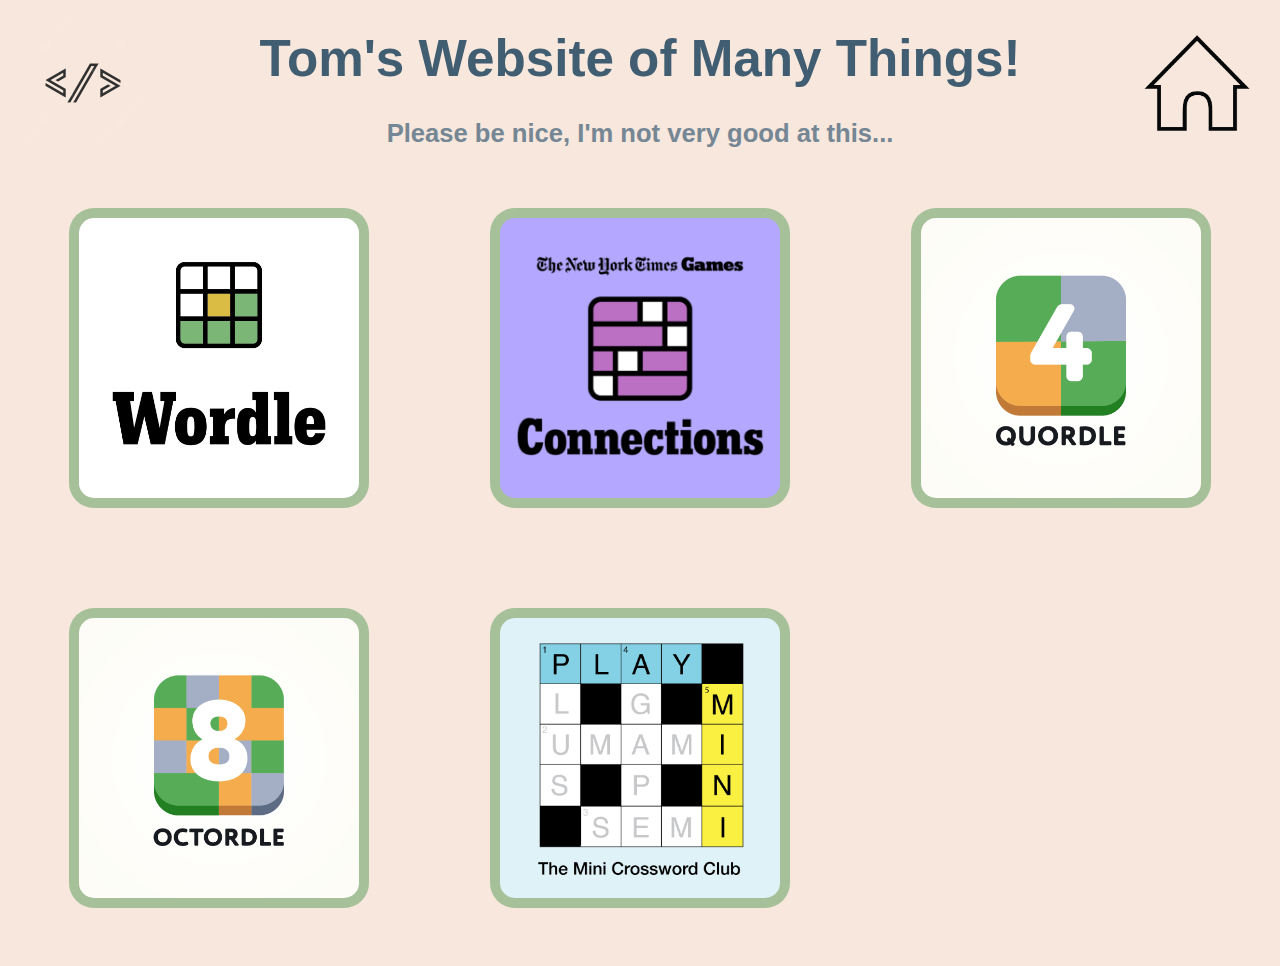
<file: dinner_time_games.html>
<!DOCTYPE html>
<html lang="en">
<head>
    <meta charset="UTF-8">
    <meta name="viewport" content="width=device-width, initial-scale=1.0">
    <title>Tom's Website 2.0</title>
    <link rel="stylesheet" href="./style.css" />
</head>
    
<body class="background">

    <div class="header_external_container">

        <div class="header_side_container">
                <img class="header_icon" src="./images/header_images/website_logo.png" alt="Sample Code Graphic">
        </div>

        <div class="header_central_container">
            <div class="header_title_container">
                <h1 class="header_title_text">
                    Tom's Website of Many Things!
                </h1>
            </div>

            <div class="header_subtitle_container">
                <h2 class="header_subtitle_text">
                    Please be nice, I'm not very good at this...
                </h2>
            </div>

        </div>

        <div class="header_side_container">
            <a href="./home_page.html">
                <img class="header_icon" src="./images/header_images/home_icon.png" alt="House Graphic">
            </a>
        </div>
    </div>

    <div class="navigation_container">
        <div class="grid_item">
            <a href="https://www.nytimes.com/games/wordle/index.html">
                <img class="home_page_links" src="./images/wordle_logo.png" alt="Wordle Logo">
            </a>
        </div>
        <div class="grid_item">
            <a href="https://www.nytimes.com/games/connections">
                <img class="home_page_links" src="./images/connections_logo.jpeg" alt="Connections Logo">
            </a>
        </div>
        <div class="grid_item">
            <a href="https://www.merriam-webster.com/games/quordle/#/">
                <img class="home_page_links" src="./images/quordle_logo.png" alt="Quordle Logo">
            </a>
        </div>
        <div class="grid_item">
            <a href="https://www.britannica.com/games/octordle/daily">
                <img class="home_page_links" src="./images/octordle.png" alt="Octordle Logo">
            </a>
        </div>
        <div class="grid_item">
            <a href="https://www.nytimes.com/crosswords/game/mini">
                <img class="home_page_links" src="./images/mini_crossword_logo.jpeg" alt="Mini Crossword Logo">
            </a>
        </div>

    </div>



</body>
</html>
</file>
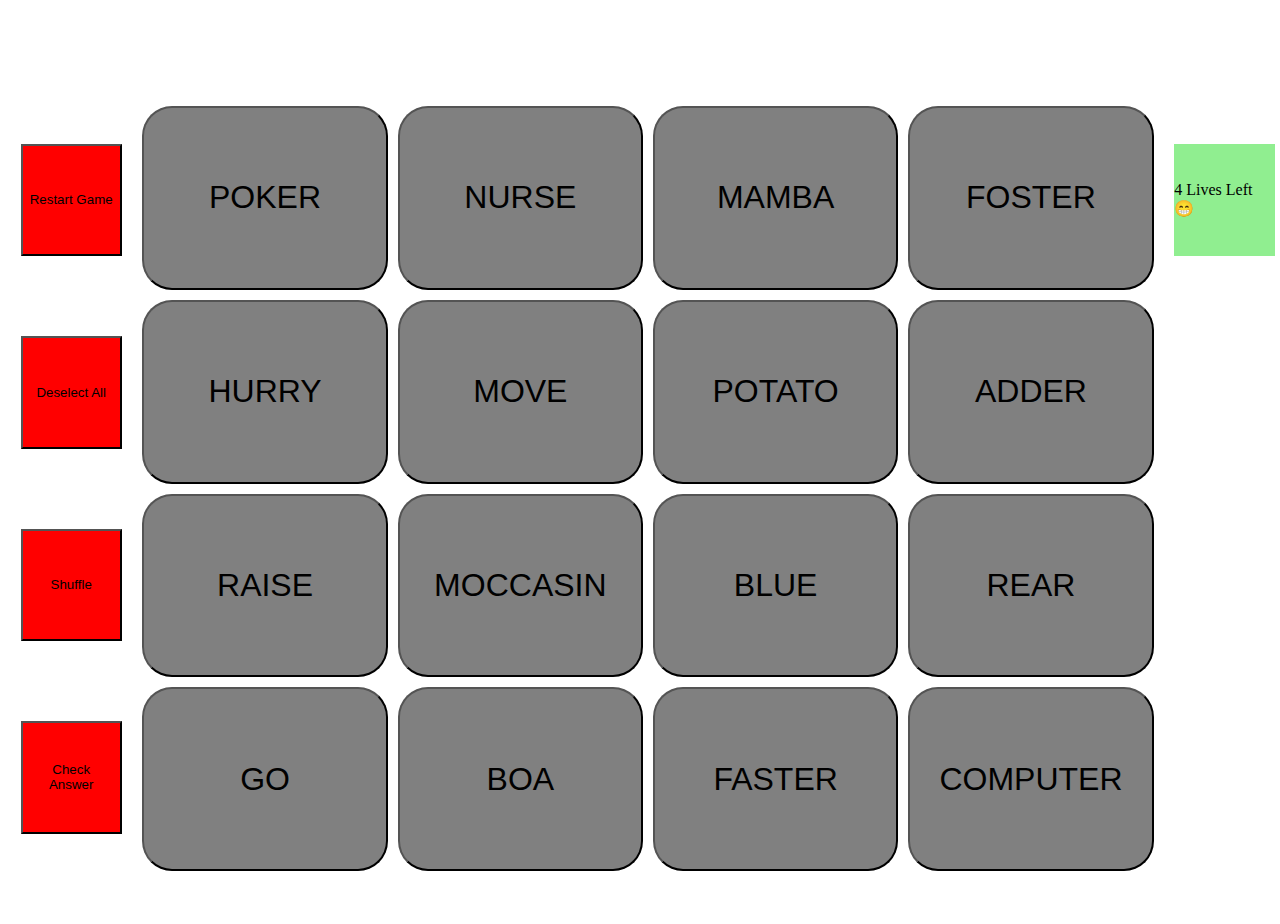
<file: findTheConnection.html>
<!DOCTYPE html>
<html lang="en">
<head>
    <meta charset="UTF-8">
    <meta name="viewport" content="width=device-width, initial-scale=1.0">
    <title>Tom's Website 2.0</title>
    <link rel="stylesheet" href="./connections_style.css" />
</head>
<body>

    <section class="layout">
        <div class="header"></div>
        <div class="leftSide">
            <button class="button" onclick="refreshArray();">Restart Game</button>
            <button class="button" onclick="deselectAll();">Deselect All</button>
            <button class="button" onclick="shuffleGrid();">Shuffle</button>
            <button class="button" onclick="checkAnswers();">Check Answer</button>
        </div>
        <div class="body">
            <div class="overlay">
                <div class="answer_tiles">
                    <div class="answerTextBox"></div>
                    <div class="optionsTextBox"></div>
                </div>
                <div class="answer_tiles">
                    <div class="answerTextBox"></div>
                    <div class="optionsTextBox"></div>
                </div>
                <div class="answer_tiles">
                    <div class="answerTextBox"></div>
                    <div class="optionsTextBox"></div>
                </div>
                <div class="answer_tiles">
                    <div class="answerTextBox"></div>
                    <div class="optionsTextBox"></div>
                </div>
            </div>
            <div class="bodyCenter">
                <button class="connections_tile" id="0"></button>
                <button class="connections_tile" id="1"></button>
                <button class="connections_tile" id="2"></button>
                <button class="connections_tile" id="3"></button>
                <button class="connections_tile" id="4"></button>
                <button class="connections_tile" id="5"></button>
                <button class="connections_tile" id="6"></button>
                <button class="connections_tile" id="7"></button>
                <button class="connections_tile" id="8"></button>
                <button class="connections_tile" id="9"></button>
                <button class="connections_tile" id="10"></button>
                <button class="connections_tile" id="11"></button>
                <button class="connections_tile" id="12"></button>
                <button class="connections_tile" id="13"></button>
                <button class="connections_tile" id="14"></button>
                <button class="connections_tile" id="15"></button>
            </div>
        </div>
        <div class="rightSide">
            <div class="fourLivesIcon"></div>
            <div class="threeLivesIcon"></div>
            <div class="twoLivesIcon"></div>
            <div class="oneLifeIcon"></div>
        </div>
        <div class="footer"></div>
      </section>

      <script src="./connectionsLogic.js" charset="UTF-8"></script>
</body>
</file>
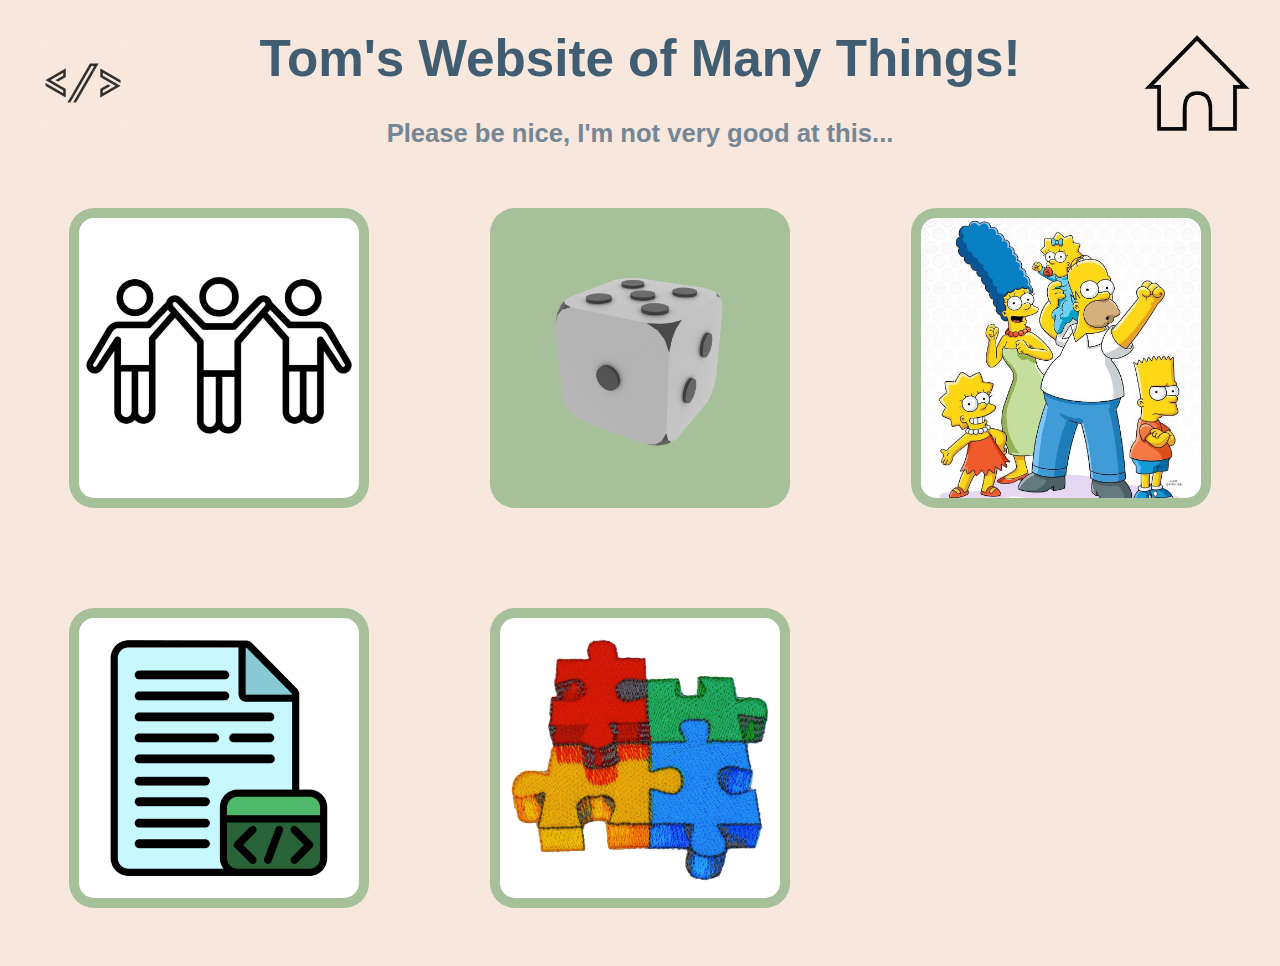
<file: home_page.html>
<!DOCTYPE html>
<html lang="en">
<head>
    <meta charset="UTF-8">
    <meta name="viewport" content="width=device-width, initial-scale=1.0">
    <title>Tom's Website 2.0</title>
    <link rel="stylesheet" href="./style.css" />
</head>
    
<body class="background">

    <div class="header_external_container">

        <div class="header_side_container">
                <img class="header_icon" src="./images/header_images/website_logo.png" alt="Sample Code Graphic">
        </div>

        <div class="header_central_container">
            <div class="header_title_container">
                <h1 class="header_title_text">
                    Tom's Website of Many Things!
                </h1>
            </div>

            <div class="header_subtitle_container">
                <h2 class="header_subtitle_text">
                    Please be nice, I'm not very good at this...
                </h2>
            </div>

        </div>

        <div class="header_side_container">
            <a href="./home_page.html">
                <img class="header_icon" src="./images/header_images/home_icon.png" alt="House Graphic">
            </a>
        </div>
    </div>

    <div class="navigation_container">
        <div class="grid_item">
            <a href="./dinner_time_games.html">
                <img class="home_page_links" src="./images/team_bonding.jpeg" alt="Team Bonding Graphic">
            </a>
        </div>
        <!--
        <div class="grid_item">
            <a href="">
                <img class="home_page_links" src="./images/coding_graphic.jpeg" alt="Coding Graphic">
            </a>
        </div>
        <div class="grid_item">
            <a href="">
                <img class="home_page_links" src="./images/manchester_skyline.webp" alt="Photo of the Manchester Skyline">
            </a>
        </div>
        <div class="grid_item">
            <a href="">
                <img class="home_page_links" src="./images/coding_practice.jpeg" alt="Cartoon of a boy coding">
            </a>
        </div>
        -->
        <div class="grid_item">
            <a href="./random_dice.html">
                <img class="home_page_links" src="./images/dice_graphic.png" alt="Dice Graphic">
            </a>
        </div>
        <div class="grid_item">
            <a href="./simpsons_gifs.html">
                <img class="home_page_links" src="./images/simpsons_family.jpeg" alt="The Simpson Family">
            </a>
        </div>
        <div class="grid_item">
            <a href="./test.html">
                <img class="home_page_links" src="./images/coding_graphic.jpeg" alt="The Simpson Family">
            </a>
        </div>
        <div class="grid_item">
            <a href="./findTheConnection.html">
                <img class="home_page_links" src="./images/puzzle.jpeg" alt="Puzzle">
            </a>
        </div>

    </div>



</body>
</html>
</file>
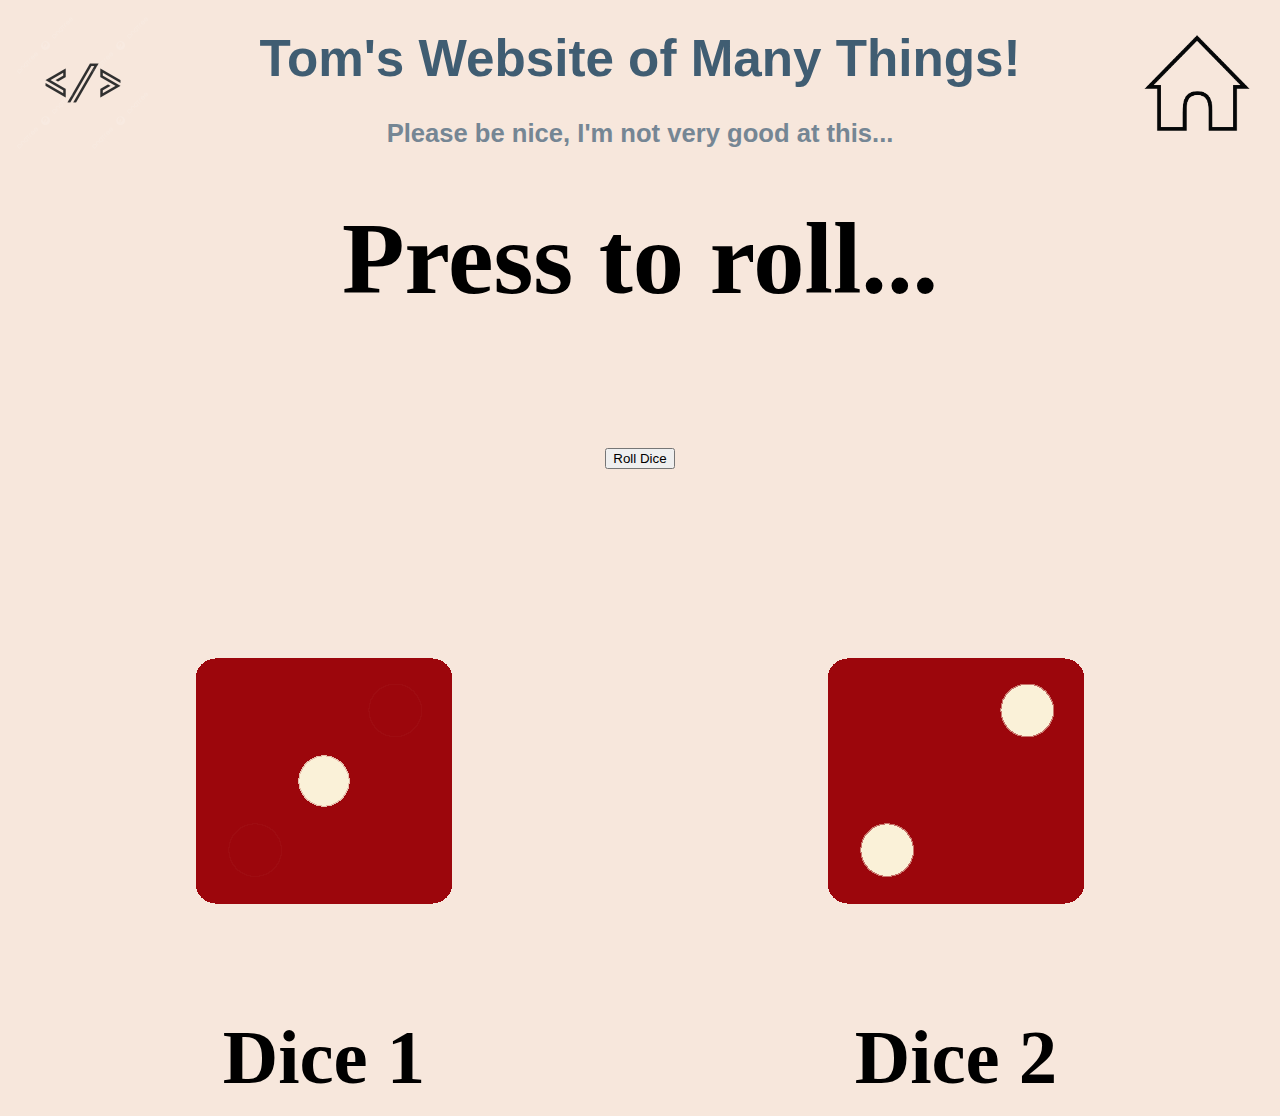
<file: random_dice.html>
<!DOCTYPE html>
<html lang="en">
<head>
    <meta charset="UTF-8">
    <meta name="viewport" content="width=device-width, initial-scale=1.0">
    <title>Tom's Website 2.0</title>
    <link rel="stylesheet" href="./style.css" />
</head>
    
<body class="background">
    <script src="./random_dice_index.js" charset="UTF-8"></script>
    <div class="header_external_container">

        <div class="header_side_container">
                <img class="header_icon" src="./images/header_images/website_logo.png" alt="Sample Code Graphic">
        </div>

        <div class="header_central_container">
            <div class="header_title_container">
                <h1 class="header_title_text">
                    Tom's Website of Many Things!
                </h1>
            </div>

            <div class="header_subtitle_container">
                <h2 class="header_subtitle_text">
                    Please be nice, I'm not very good at this...
                </h2>
            </div>

        </div>

        <div class="header_side_container">
            <a href="./home_page.html">
                <img class="header_icon" src="./images/header_images/home_icon.png" alt="House Graphic">
            </a>
        </div>
    </div>

    <div class="dice_container">
        <div class="dice_result_container">
            <h1>Press to roll...</h1>
        </div>

        <div class="dice_button_container">
            <button class="button" onclick="refreshDice()">Roll Dice</button>
        </div>
            
        <div class="dice_1_container">
            <div class="dice_image_container">
                <img src="./images/dice1.png" class="dice">
            </div>
            <div class="dice_title_container">
                <h1>Dice 1</h1>
            </div>
        </div>
        <div class="dice_2_container">
            <div class="dice_image_container">
                <img src="./images/dice2.png" class="dice">
            </div>
            <div class="dice_title_container">
                <h1>Dice 2</h1>
            </div>
        </div>
    </div>


</body>
</html>
</file>
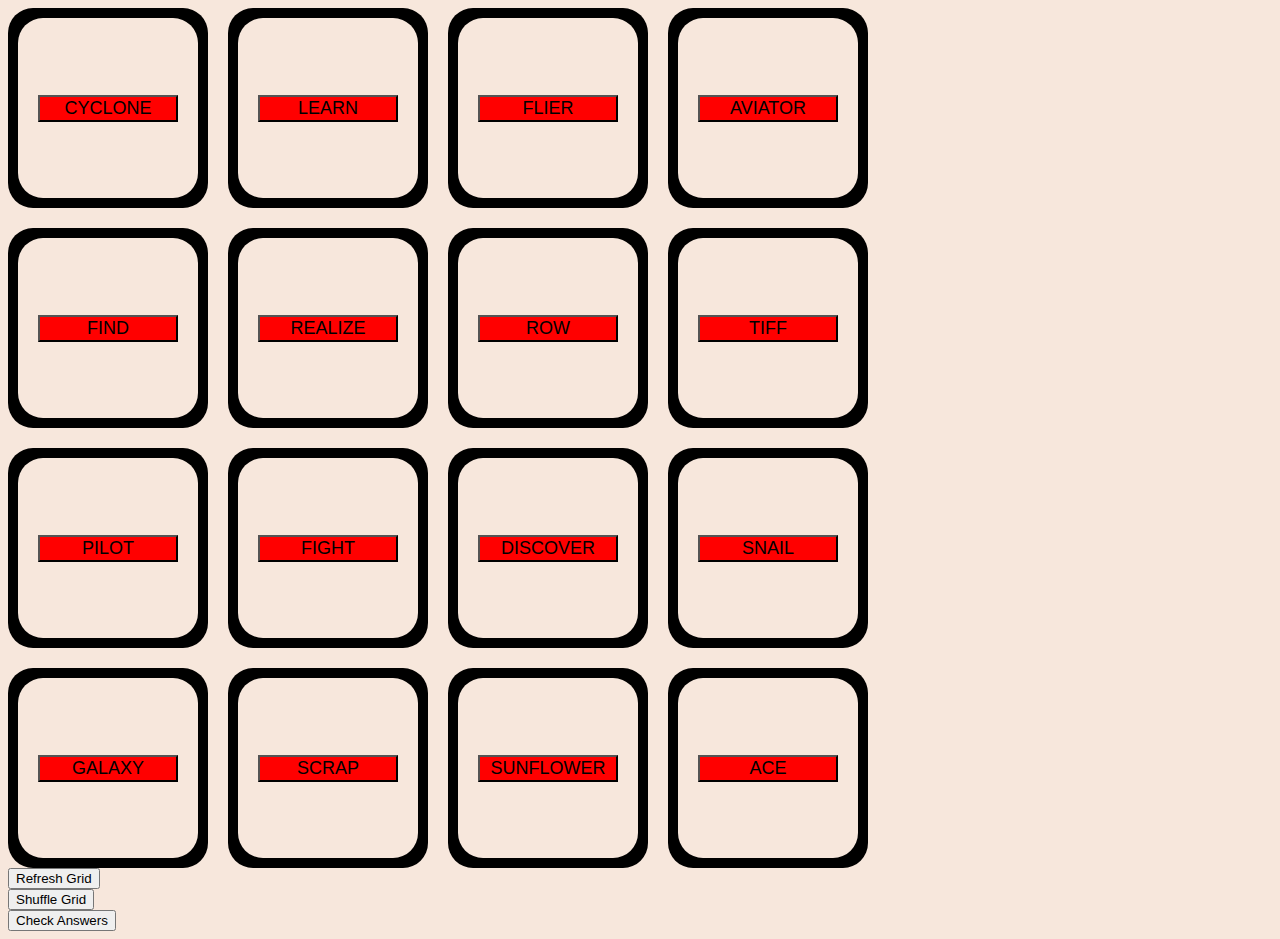
<file: test.html>
<!DOCTYPE html>
<html lang="en">
<head>
    <meta charset="UTF-8">
    <meta name="viewport" content="width=device-width, initial-scale=1.0">
    <title>Tom's Website 2.0</title>
    <link rel="stylesheet" href="./style.css" />
</head>
<body class="background">
    <div>
        <div class="connections_main_container">
            <div class="connections_item_container">
                <div class="connections_item_inner_container">
                    <button class="connections_buttom" id="0"></button>
                </div>
            </div>
            <div class="connections_item_container">
                <div class="connections_item_inner_container">
                    <button class="connections_buttom" id="1"></button>
                </div>
            </div>
            <div class="connections_item_container">
                <div class="connections_item_inner_container">
                    <button class="connections_buttom" id="2"></button>
                </div>
            </div>
            <div class="connections_item_container">
                <div class="connections_item_inner_container">
                    <button class="connections_buttom" id="3"></button>
                </div>
            </div>
            <div class="connections_item_container">
                <div class="connections_item_inner_container">
                    <button class="connections_buttom" id="4"></button>
                </div>
            </div>
            <div class="connections_item_container">
                <div class="connections_item_inner_container">
                    <button class="connections_buttom" id="5"></button>
                </div>
            </div>
            <div class="connections_item_container">
                <div class="connections_item_inner_container">
                    <button class="connections_buttom" id="6"></button>
                </div>
            </div>
            <div class="connections_item_container">
                <div class="connections_item_inner_container">
                    <button class="connections_buttom" id="7"></button>
                </div>
            </div>
            <div class="connections_item_container">
                <div class="connections_item_inner_container">
                    <button class="connections_buttom" id="8"></button>
                </div>
            </div>
            <div class="connections_item_container">
                <div class="connections_item_inner_container">
                    <button class="connections_buttom" id="9"></button>
                </div>
            </div>
            <div class="connections_item_container">
                <div class="connections_item_inner_container">
                    <button class="connections_buttom" id="10"></button>
                </div>
            </div>
            <div class="connections_item_container">
                <div class="connections_item_inner_container">
                    <button class="connections_buttom" id="11"></button>
                </div>
            </div>
            <div class="connections_item_container">
                <div class="connections_item_inner_container">
                    <button class="connections_buttom" id="12"></button>
                </div>
            </div>
            <div class="connections_item_container">
                <div class="connections_item_inner_container">
                    <button class="connections_buttom" id="13"></button>
                </div>
            </div>
            <div class="connections_item_container">
                <div class="connections_item_inner_container">
                    <button class="connections_buttom" id="14"></button>
                </div>
            </div>
            <div class="connections_item_container">
                <div class="connections_item_inner_container">
                    <button class="connections_buttom" id="15"></button>
                </div>
            </div>
        </div>
        <button class="button" onclick="refreshArray();">Refresh Grid</button>
        <button class="button" onclick="shuffleGrid();">Shuffle Grid</button> 
       <button class="button" onclick="checkAnswers();">Check Answers</button> 
    </div>


    <script src="./hmmm.js" charset="UTF-8"></script>
</body>
</file>
<file: style.css>
/* Colour Scheme - https://colorhunt.co/palette/405d72758694f7e7dcfff8f3 */
/* Available Colours #405D72 #758694 #F7E7DC #FFF8F3 */



/* General Items */

.background{
    background-color: #F7E7DC;
}








/* Header Containers and Text */

.header_external_container{
    width: 100%;
    height: 150px;
    display: grid;
    grid-template-columns: 150px auto 150px;
}

.header_side_container{
    height: 100%;
}

.header_central_container{
    height: 100%;
    display: grid;
    grid-template-rows: 100px 50px;
}

.header_title_container{
    display: flex;
    align-items: center;
    text-align: center;
}

.header_subtitle_container{
    display: flex;
    align-items: center;
    text-align: center;
}

.header_title_text{
    width: 100%;
    color: #405D72;
    font-family: Arial, Helvetica, sans-serif;
    font-size: 4vw
}

.header_subtitle_text{
    width: 100%;
    color: #758694;
    font-family: Arial, Helvetica, sans-serif;
    font-size: 2vw
}

.header_icon{
    height: 150px;
    width: 150px;
}



/* Home page elements*/
.navigation_container{
    display: grid;
    width: 100%;
    grid-template-columns: repeat(auto-fit, minmax(350px, auto));

}

.grid_item{
    height: 400px;
    display: flex;
    justify-content: center;
    align-items: center;
}

.home_page_links{
    border-radius: 25px;
    background: #a6c09a;
    padding: 10px;
    width: 280px;
    height: 280px;
    display: block;
    margin-left: auto;
    margin-right: auto;
}

.home_page_links:hover {
    box-shadow: 10px 10px 10px 10px rgba(0, 0, 0, 0.5);
    background: #4f5b49;
}

/* Dice Page */

.dice_container{
    width: 100%;
    height: 950px;
    display:grid;
    grid-template-columns: 1fr 1fr;
    grid-template-rows: 200px 200px 550px;
    ;
}

.dice_result_container{
    grid-column:span 2;
    display: flex;
    justify-content: center;
    align-items: center;
    font-size: 4vw;
}

.dice_button_container{
    grid-column:span 2;
    display: flex;
    justify-content: center;
    align-items: center;
}

.dice_1_container{
    grid-column:span 1;
    display: grid;
    grid-template-rows: 450px 100px;
    justify-content: center;
    align-items: center;
}

.dice_2_container{
    grid-column:span 1;
    display: grid;
    grid-template-rows: 450px 100px;
    justify-content: center;
    align-items: center;
}

.dice_title_container{
    display: flex;
    justify-content: center;
    align-items: center;
    height: 20%;
    width: 100%;
    font-size: 3vw;
}

.dice_images_container{
    display: flex;
    justify-content: center;
    align-items: center;
    height: 80%;
    width: 100%;
}

/* Simpsons Page*/
.simpsons_gif{
    display: flex;
    justify-content: center;
    align-items: center;
    height:600px;
}

.simpsons_main_container{
    width: 100%;
    height: auto;
    display:grid;
    grid-template-columns: 1fr;
    grid-template-rows: 100px, 625px, 100px;
}

.button_container{
    display: flex;
    justify-content: center;
    align-items: center;
    height: 100px;
}

.gif_container{
    display: flex;
    justify-content: center;
    align-items: center;
    height: auto;
}

.gif_name_container{
    display: flex;
    justify-content: center;
    align-items: center;
    text-align: center;
    height: 100px;
}

.button{
    display: flex;
    justify-content: center;
    align-items: center;
}

/* Test Page */

@media  (min-width: 600px) {
.test_main_container{
    width: 100vw;
    height: 100vh;
    display: grid;
    grid-template-columns: 1fr 1fr 1fr 1fr 1fr 1fr 1fr 1fr 1fr 1fr;
    grid-template-rows: 1fr 1fr 1fr 1fr 1fr 1fr 1fr 1fr 1fr 1fr;
}

.test_site_header_container{
    grid-column: 1 / span 10;
    grid-row: 1 / span 2;
    background-color: red;
}

.test_site_sidebar_container{
    grid-column: 1 / span 2;
    grid-row: 3 / span 8;
    background-color: blue;
}

.test_site_content_container{
    grid-column: 3 / span 8;
    grid-row: 3 / span 8;
    background-color: yellow;
}

.test_site_header_container{
    grid-column: 1 / span 10;
    grid-row: 1 / span 2;
    background-color: red;
}

.test_site_header_logo_container{
    position: relative;
    width: 20%;
    height: 100%;
    background-color: green;
    display: flex;
    justify-content: center;
    align-items: center;
    text-align: center;
}

.test_site_header_logo{
    height: 80%;
    max-width: 100%;
    aspect-ratio: 1 / 1;
}

}

@media  (max-width: 600px) {


}

/* test.html */
.connections_main_container{
    display: grid;
    grid-template-columns: 200px 200px 200px 200px;
    grid-template-rows: 200px 200px 200px 200px;
    grid-row-gap: 20px;
    grid-column-gap: 20px;
}

.connections_item_container{
    display: flex;
    justify-content: center;
    align-items: center;
    height: auto;
    border-radius: 25px;
    background-color: rgb(0, 0, 0);
    padding: 10px;
}

.connections_item_inner_container{
    display: flex;
    justify-content: center;
    align-items: center;
    height: 160px;
    width: 180px;
    border-radius: 25px;
    background-color: #F7E7DC;
    padding: 10px;
}

.connections_buttom{
    width: 140px;
    background-color: #F7E7DC;
    font-size: large;
}
</file>
<file: connections_style.css>
.layout{
        width: 100%;
        height: 100vh;
        display: grid;
        grid:
            "header header header" auto
            "leftSide body rightSide" 1fr
            "footer footer footer" auto
            / auto 1fr auto;
        grid-template-columns: 10% 80% 10%;
        grid-template-rows: 10% 85% 5%;
        gap: 8px;
    }
/* Main Containers */
.header{ 
    grid-area: header;
}
.leftSide{ 
    grid-area: leftSide; 
    display: grid;
    grid: "bodyCenter";
    justify-items: center;
    align-items: center;
    grid-template-rows: 1fr 1fr 1fr 1fr;
    grid-template-columns: 1fr;
    grid-column-gap: 5px;
    grid-row-gap: 5px;
}

.body{
    width: 100%;
    height: 100%;
    grid-area: body;
  /*  background-color: grey; */
    display: grid;
    grid: "bodyCenter";
    grid-template-columns: 100%;
    grid-template-rows: 1fr;
    grid-column-gap: 5px;
    grid-row-gap: 5px;
}
.rightSide{ 
    grid-area: rightSide;
    display: grid;
    grid: "bodyCenter";
    justify-items: center;
    align-items: center;
    grid-template-rows: 1fr 1fr 1fr 1fr;
    grid-template-columns: 1fr;
    grid-column-gap: 5px;
    grid-row-gap: 5px;
}
.footer{ 
    grid-area: footer; 
}
/* Central Containers */ 
.bodyCenter{
   grid-area: bodyCenter;
   display: grid;
    grid-template-columns: 1fr 1fr 1fr 1fr;
    grid-template-rows: 1fr 1fr 1fr 1fr;
    grid-row-gap: 10px;
    grid-column-gap: 10px;
}


/* Games Containers */
.connections_tile{
    display: flex;
    justify-content: center;
    align-items: center;
    height: auto;
    border-radius: 30px;
    background-color: grey;
    padding: 10px;
    font-size: xx-large;
}

.button{
    background-color: red;
    height: 60%;
    width: 80%;
}

.fourLivesIcon{
    display: flex;
    justify-content: center;
    align-items: center;
    height: auto;
  /*  background-color: rgb(0, 255, 0); */
    height: 60%;
    width: 80%;
}

.threeLivesIcon{
    display: flex;
    justify-content: center;
    align-items: center;
    height: auto;
   /* background-color: rgb(175, 185, 31); */
    height: 60%;
    width: 80%;
}

.twoLivesIcon{
    display: flex;
    justify-content: center;
    align-items: center;
    height: auto;
   /* background-color: rgb(213, 128, 9); */
    height: 60%;
    width: 80%;
}

.oneLifeIcon{
    display: flex;
    justify-content: center;
    align-items: center;
    height: auto;
   /* background-color: rgb(237, 0, 0); */
    height: 60%;
    width: 80%;
}

.overlay{
    grid-area: bodyCenter;
   display: grid;
    grid-template-columns: 1fr;
    grid-template-rows: 1fr 1fr 1fr 1fr;
    grid-row-gap: 10px;
    grid-column-gap: 10px;
    z-index: -10;
}

.answer_tiles{
    display: grid;
    justify-content: center;
    align-items: center;
    height: auto;
    grid-template-columns: 1fr;
    grid-template-rows: 1fr 1fr;
    border-radius: 30px;
    padding: 10px;
}

.answerTextBox{
    width: 100%;
    height: 100%;
    justify-content: center;
    align-items: center;
    text-align: center;
    opacity: 0;
    font-size: x-large;
}

.optionsTextBox{
    width: 100%;
    height: 100%;
    justify-content: center;
    align-items: center;
    text-align: center;
    font-size: large;
    opacity: 0;
}
</file>
